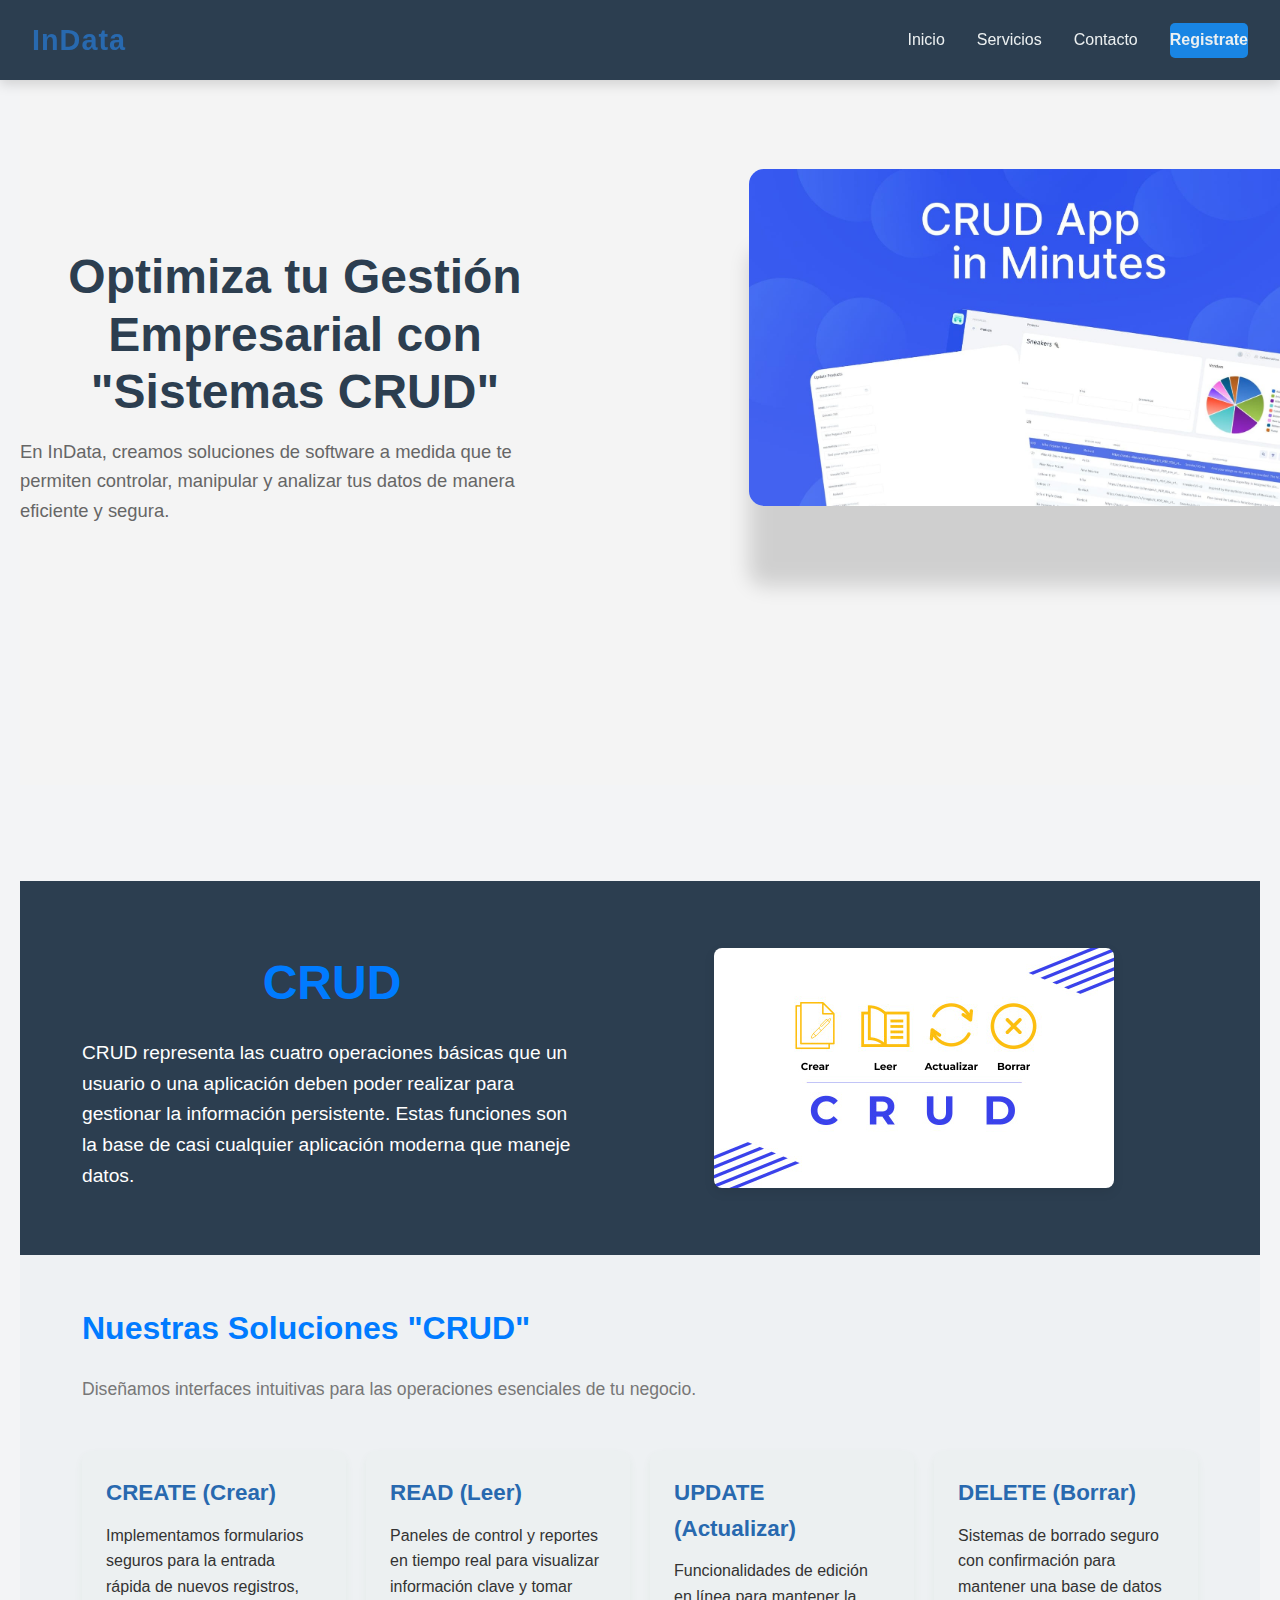
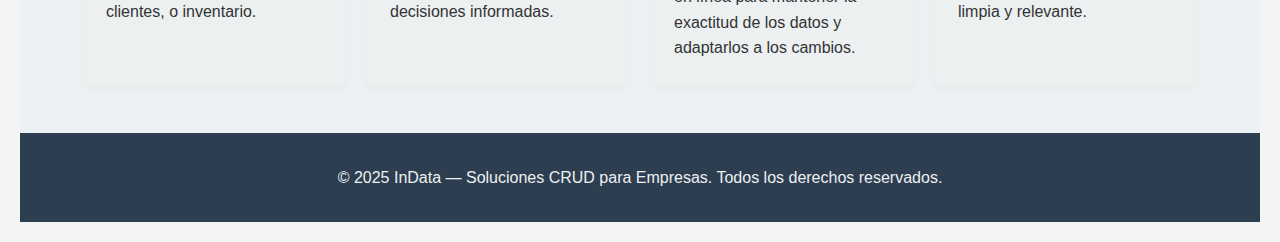
<file: index.html>
<!DOCTYPE html>
<html lang="es">
<head>
    <meta charset="UTF-8">
    <meta name="viewport" content="width=device-width, initial-scale=1.0">
    <title>InData</title>
    <link rel="stylesheet" href="style.css">
     <title>InData | Soluciones CRUD para Empresas</title>
</head>
<body>

    <nav class="navbar" id="mainNavbar">
        <div class="logo">
            <a href="#">InData</a>
        </div>
        
        <ul class="nav-links">
            <li><a href="index.html">Inicio</a></li>
            <li><a href="servicios.html">Servicios</a></li>
            <li><a href="contacto.html">Contacto</a></li>
            <li><a href="registrate.html" class="btn-nav">Registrate</a></li>
        </ul>
        
        <div class="menu-toggle" id="mobile-menu">
            <span class="bar"></span>
            <span class="bar"></span>
            <span class="bar"></span>
        </div>
    </nav>

    <header class="hero" id="inicio">
        <div class="hero-content">
            <h1>Optimiza tu Gestión Empresarial con "Sistemas CRUD"</h1>
            <p>En InData, creamos soluciones de software a medida que te permiten controlar, manipular y analizar tus datos de manera eficiente y segura.</p>
        </div>
          
        <div class="hero-image">
             <img src="img/foto.jpeg" alt="">  
        </div>

    </header>

<section class="banner">
    <div class="banner-content">
        <h1>CRUD</h1>
        <p>
            CRUD representa las cuatro operaciones básicas que un usuario o una aplicación deben poder 
            realizar para gestionar la información persistente. Estas funciones son la base de casi cualquier 
            aplicación moderna que maneje datos.
        </p>
    </div>

    <div class="banner-image">
        <img src="img/oli.jpeg" alt="Imagen CRUD">
    </div>
</section>




    <section class="process-section" id="proceso">
        <h1 class="h1crud">Nuestras Soluciones "CRUD"</h1>
        <p class="section-description">Diseñamos interfaces intuitivas para las operaciones esenciales de tu negocio.</p>
        <div class="service-cards">
            <div class="card">
                <h3>CREATE (Crear)</h3>
                <p>Implementamos formularios seguros para la entrada rápida de nuevos registros, clientes, o inventario.</p>
            </div>
            
            <div class="card">
                <h3>READ (Leer)</h3>
                <p>Paneles de control y reportes en tiempo real para visualizar información clave y tomar decisiones informadas.</p>
            </div>
            
            <div class="card">
                <h3>UPDATE (Actualizar)</h3>
                <p>Funcionalidades de edición en línea para mantener la exactitud de los datos y adaptarlos a los cambios.</p>
            </div>
            
            <div class="card">
                <h3>DELETE (Borrar)</h3>
                <p>Sistemas de borrado seguro con confirmación para mantener una base de datos limpia y relevante.</p>
            </div>
        </div>
    </section>

  <footer>
        <p>© 2025 InData — Soluciones CRUD para Empresas. Todos los derechos reservados.</p>
  </footer>

    
</body>
</html>
</file>
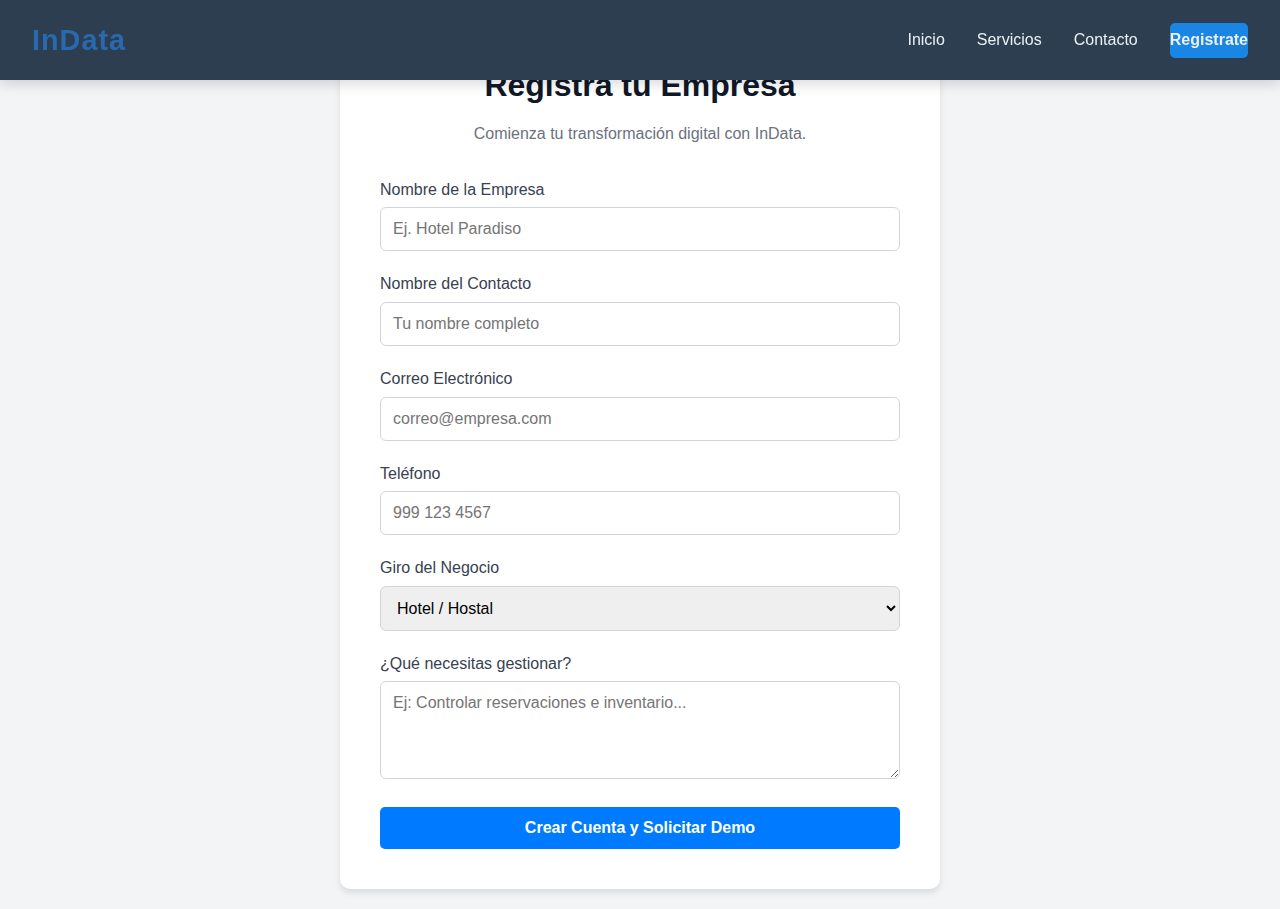
<file: registrate.html>
<!DOCTYPE html>
<html lang="es">
<head>
    <meta charset="UTF-8">
    <meta name="viewport" content="width=device-width, initial-scale=1.0">
    <title>InData Navbar</title>
    <link rel="stylesheet" href="style.css">
</head>
<body>

    <nav class="navbar" id="mainNavbar">
        <div class="logo">
            <a href="#">InData</a>
        </div>
        
        <ul class="nav-links">
            <li><a href="index.html">Inicio</a></li>
            <li><a href="servicios.html">Servicios</a></li>
            <li><a href="contacto.html">Contacto</a></li>
            <li><a href="registrate.html" class="btn-nav">Registrate</a></li>
        </ul>
        
        <div class="menu-toggle" id="mobile-menu">
            <span class="bar"></span>
            <span class="bar"></span>
            <span class="bar"></span>
        </div>
    </nav>
    
 <div class="contenedor-principal">
        <div class="form-wrapper">
            <div class="encabezado">
                <h2>Registra tu Empresa</h2>
                <p>Comienza tu transformación digital con InData.</p>
            </div>

            <!-- El formulario envía los datos a 'procesar.php' usando el método POST -->
            <form id="formRegistro" action="procesar.php" method="POST">
                
                <div class="grupo-input">
                    <label for="companyName">Nombre de la Empresa</label>
                    <input type="text" id="companyName" name="companyName" required placeholder="Ej. Hotel Paradiso">
                </div>

                <div class="grupo-input">
                    <label for="contactName">Nombre del Contacto</label>
                    <input type="text" id="contactName" name="contactName" required placeholder="Tu nombre completo">
                </div>

                <div class="grupo-input">
                    <label for="email">Correo Electrónico</label>
                    <input type="email" id="email" name="email" required placeholder="correo@empresa.com">
                </div>

                <div class="grupo-input">
                    <label for="phone">Teléfono</label>
                    <input type="tel" id="phone" name="phone" required placeholder="999 123 4567">
                </div>

                <div class="grupo-input">
                    <label for="industry">Giro del Negocio</label>
                    <select id="industry" name="industry">
                        <option value="hotel">Hotel / Hostal</option>
                        <option value="restaurant">Restaurante</option>
                        <option value="store">Tienda / Comercio</option>
                        <option value="services">Servicios Profesionales</option>
                        <option value="other">Otro</option>
                    </select>
                </div>

                <div class="grupo-input">
                    <label for="needs">¿Qué necesitas gestionar?</label>
                    <textarea id="needs" name="needs" rows="4" placeholder="Ej: Controlar reservaciones e inventario..."></textarea>
                </div>

                <button type="submit" class="btn-enviar">Crear Cuenta y Solicitar Demo</button>
            </form>
            
            <div id="mensajeExito" style="display:none;"></div>
        </div>
    </div>

    <!-- Vinculamos el script de validación -->
    <script src="script.js"></script>
    




</body>
</html>
</file>
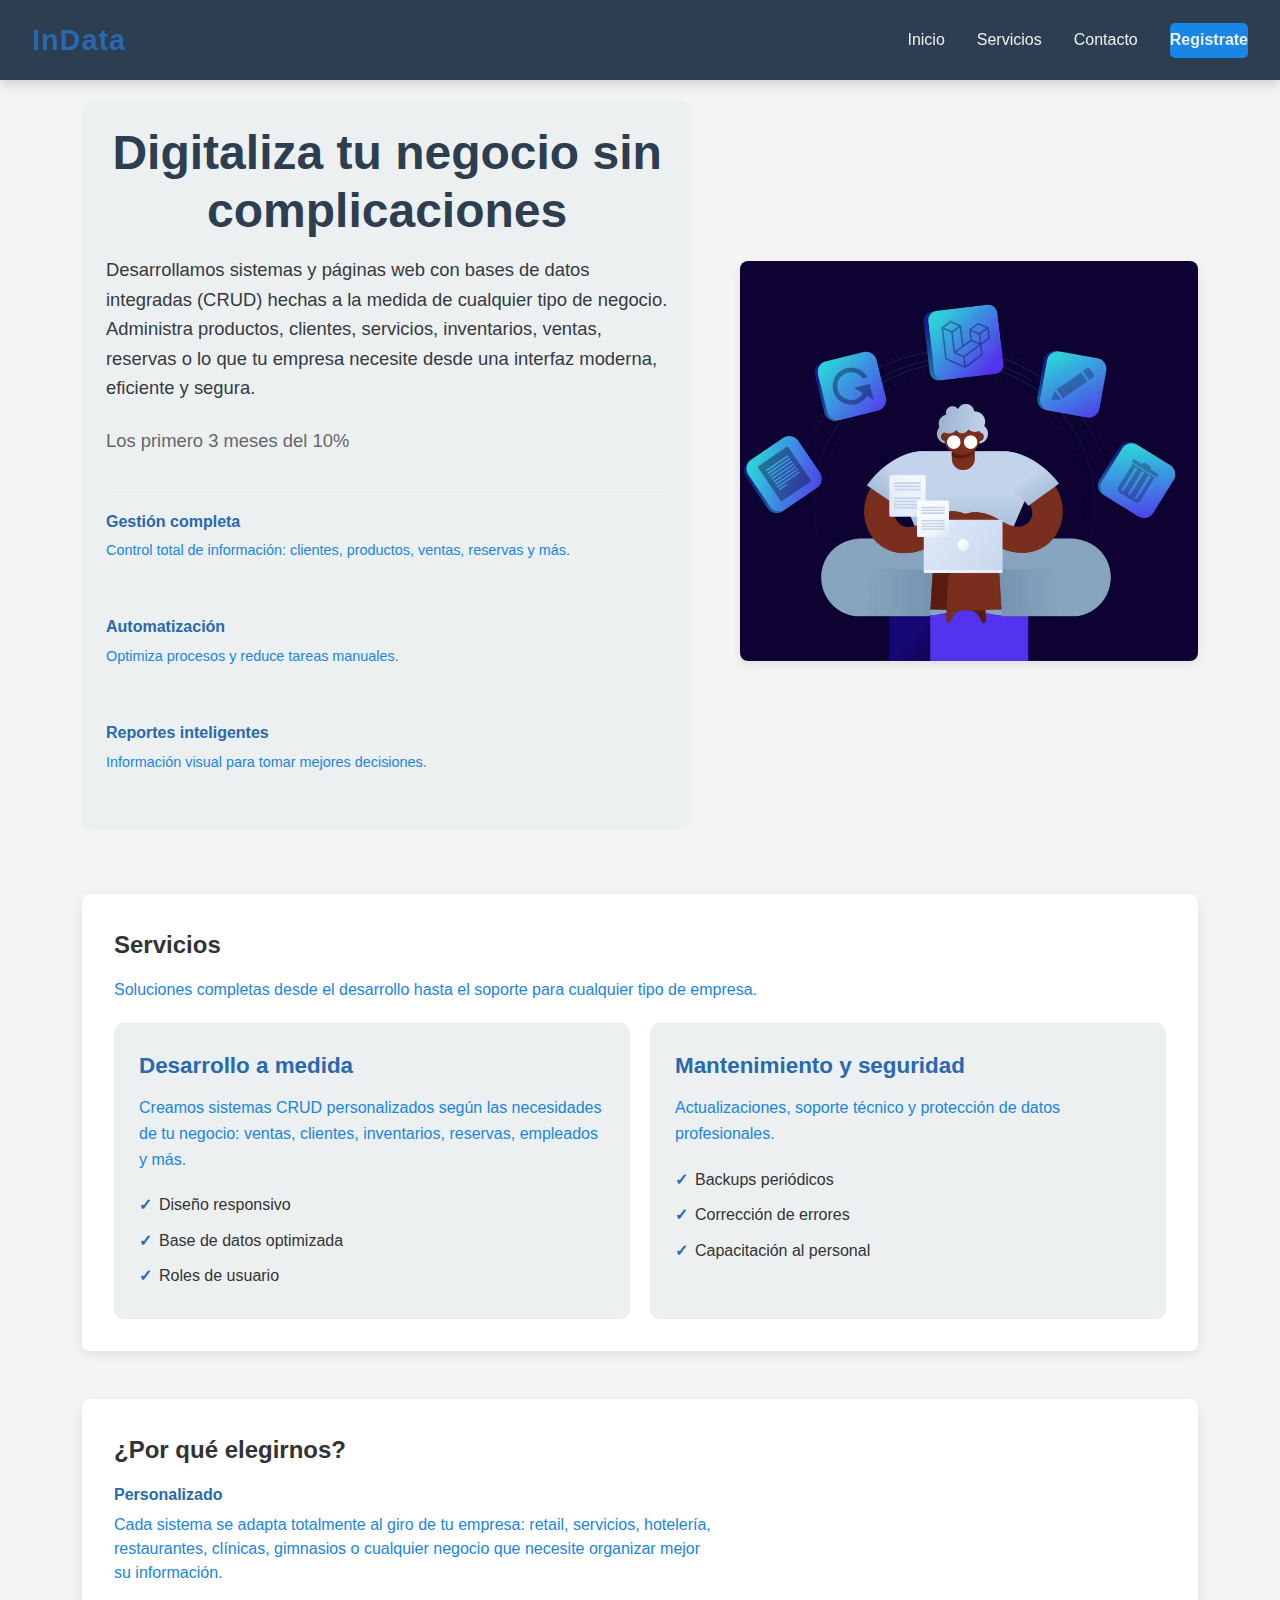
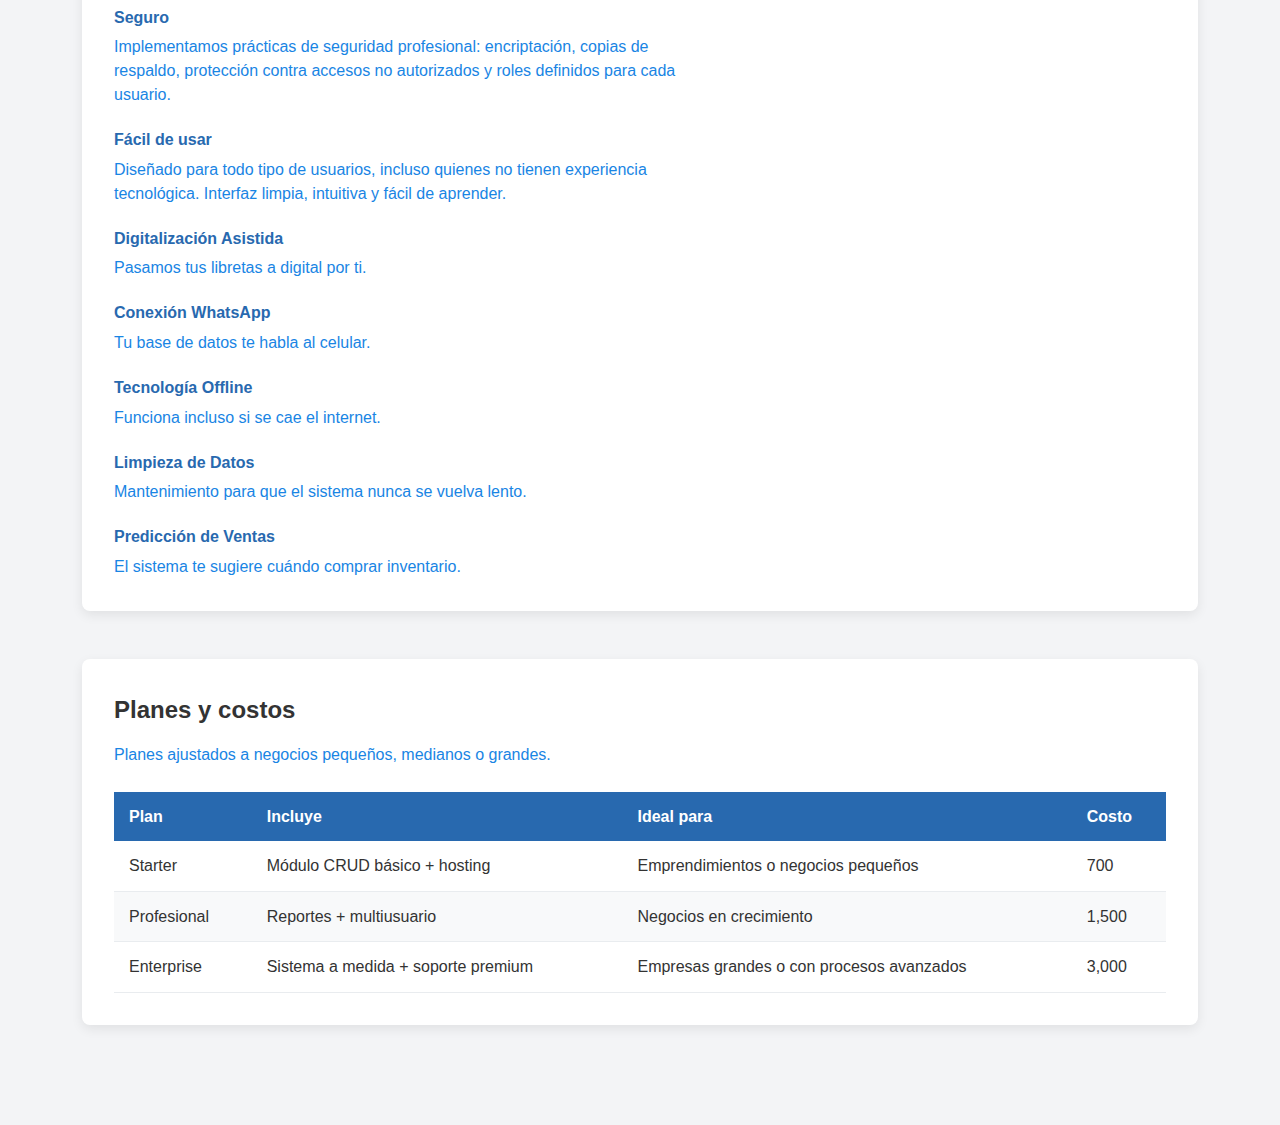
<file: Servicios.html>
<!DOCTYPE html>
<html lang="es">
<head>
    <meta charset="UTF-8">
    <meta name="viewport" content="width=device-width, initial-scale=1.0">
    <title>InData Navbar</title>
    <link rel="stylesheet" href="style.css">
</head>
<body>

    <nav class="navbar" id="mainNavbar">
        <div class="logo">
            <a href="#">InData</a>
        </div>
        
        <ul class="nav-links">
            <li><a href="index.html">Inicio</a></li>
            <li><a href="servicios.html">Servicios</a></li>
            <li><a href="contacto.html">Contacto</a></li>
            <li><a href="registrate.html" class="btn-nav">Registrate</a></li>
        </ul>
        
        <div class="menu-toggle" id="mobile-menu">
            <span class="bar"></span>
            <span class="bar"></span>
            <span class="bar"></span>
        </div>
    </nav>
    
    <main>
      <section class="hero">
        <div class="card">
          <h1>Digitaliza tu negocio sin complicaciones</h1>
          <p class="lead">
            Desarrollamos sistemas y páginas web con bases de datos integradas (CRUD) 
            hechas a la medida de cualquier tipo de negocio. Administra productos, clientes, 
            servicios, inventarios, ventas, reservas o lo que tu empresa necesite desde una 
            interfaz moderna, eficiente y segura.
          </p>
           <p>Los primero 3 meses del 10%</p>

          <div class="features">
            <div class="feature">
              <strong>Gestión completa</strong>
              <p>Control total de información: clientes, productos, ventas, reservas y más.</p>
            </div>
            <div class="feature">
              <strong>Automatización</strong>
              <p>Optimiza procesos y reduce tareas manuales.</p>
            </div>
            <div class="feature">
              <strong>Reportes inteligentes</strong>
              <p>Información visual para tomar mejores decisiones.</p>
            </div>
          </div>
        </div>

        <aside class="promo">
            <img src="img/pol.jpeg" alt="">
        </aside>
      </section>

      <section id="servicios" class="card">
        <h2>Servicios</h2>
        <p class="muted">Soluciones completas desde el desarrollo hasta el soporte para cualquier tipo de empresa.</p>

        <div class="cols">
          <div class="card">
            <h3>Desarrollo a medida</h3>
            <p class="muted">Creamos sistemas CRUD personalizados según las necesidades de tu negocio: ventas, clientes, inventarios, reservas, empleados y más.</p>
            <ul>
              <li>Diseño responsivo</li>
              <li>Base de datos optimizada</li>
              <li>Roles de usuario</li>
            </ul>
          </div>

          <div class="card">
            <h3>Mantenimiento y seguridad</h3>
            <p class="muted">Actualizaciones, soporte técnico y protección de datos profesionales.</p>
            <ul>
              <li>Backups periódicos</li>
              <li>Corrección de errores</li>
              <li>Capacitación al personal</li>
            </ul>
          </div>
        </div>
      </section>

     <section id="por-que" class="card">
    <h2>¿Por qué elegirnos?</h2>
    <div class="por-que-list">

        <div class="item">
            <h4>Personalizado</h4>
            <p class="muted">
                Cada sistema se adapta totalmente al giro de tu empresa: retail, servicios, hotelería, restaurantes, clínicas,
                gimnasios o cualquier negocio que necesite organizar mejor su información.
            </p>
        </div>

        <div class="item">
            <h4>Seguro</h4>
            <p class="muted">
                Implementamos prácticas de seguridad profesional: encriptación, copias de respaldo, protección contra accesos no autorizados
                y roles definidos para cada usuario.
            </p>
        </div>

        <div class="item">
            <h4>Fácil de usar</h4>
            <p class="muted">
                Diseñado para todo tipo de usuarios, incluso quienes no tienen experiencia tecnológica.
                Interfaz limpia, intuitiva y fácil de aprender.
            </p>
        </div>

        <div class="item">
            <h4>Digitalización Asistida</h4>
            <p class="muted">Pasamos tus libretas a digital por ti.</p>
        </div>

        <div class="item">
            <h4>Conexión WhatsApp</h4>
            <p class="muted">Tu base de datos te habla al celular.</p>
        </div>

        <div class="item">
            <h4>Tecnología Offline</h4>
            <p class="muted">Funciona incluso si se cae el internet.</p>
        </div>

        <div class="item">
            <h4>Limpieza de Datos</h4>
            <p class="muted">Mantenimiento para que el sistema nunca se vuelva lento.</p>
        </div>

        <div class="item">
            <h4>Predicción de Ventas</h4>
            <p class="muted">El sistema te sugiere cuándo comprar inventario.</p>
        </div>

    </div>
</section>




      <section id="planes" class="card">
        <h2>Planes y costos</h2>
        <p class="muted">Planes ajustados a negocios pequeños, medianos o grandes.</p>

        <table>
          <thead>
            <tr>
              <th>Plan</th>
              <th>Incluye</th>
              <th>Ideal para</th>
              <th>Costo</th>
            </tr>
          </thead>
          <tbody>
            <tr>
              <td>Starter</td>
              <td>Módulo CRUD básico + hosting</td>
              <td>Emprendimientos o negocios pequeños</td>
              <td>700</td>
            </tr>
            <tr>
              <td>Profesional</td>
              <td>Reportes + multiusuario</td>
              <td>Negocios en crecimiento</td>
              <td>1,500</td>
            </tr>
            <tr>
              <td>Enterprise</td>
              <td>Sistema a medida + soporte premium</td>
              <td>Empresas grandes o con procesos avanzados</td>
            <td>3,000</td>
            </tr>
            
          </tbody>
        </table>
      </section>
    </main>
</body>
</html>
</file>
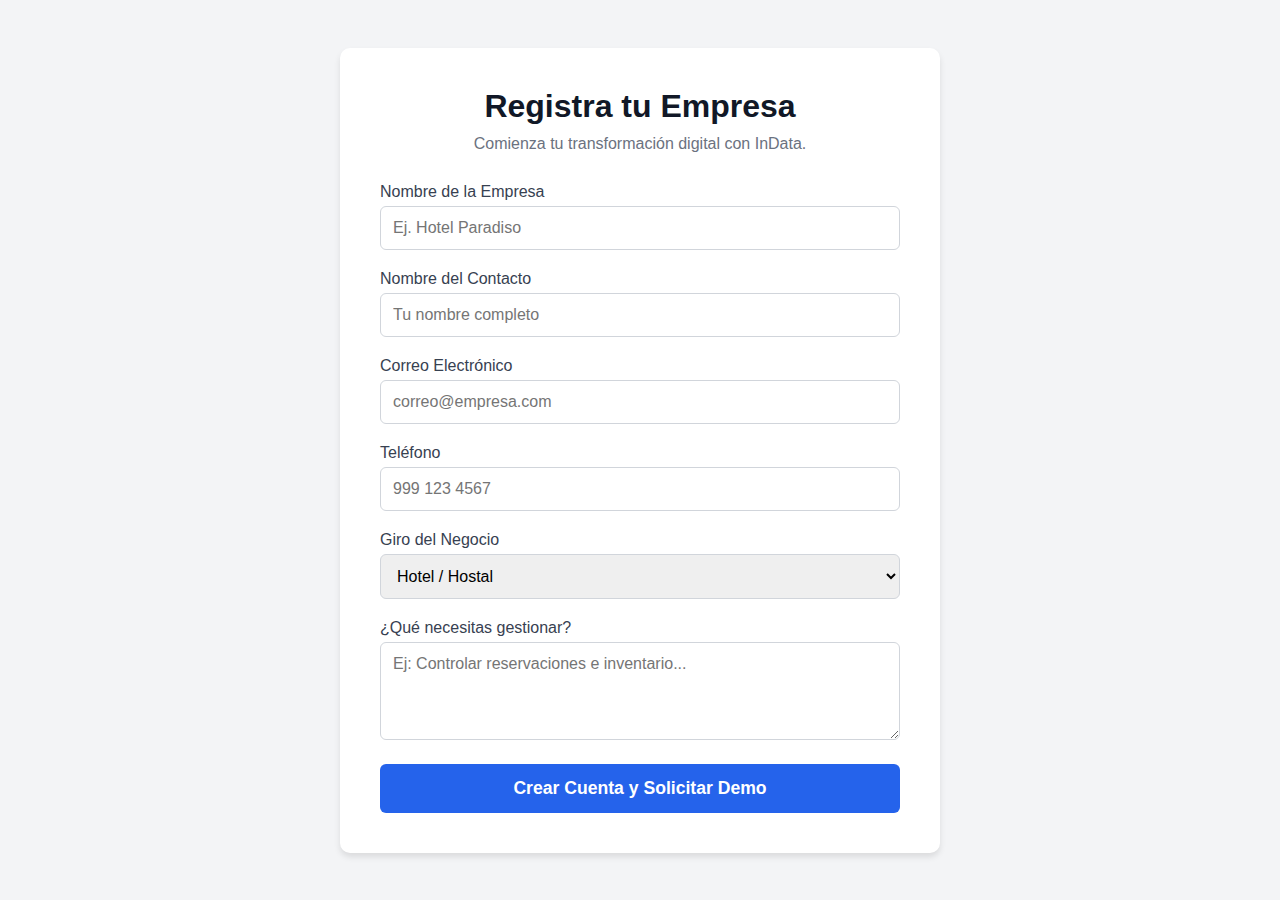
<file: php/registro.html>
<!DOCTYPE html>
<html lang="es">
<head>
    <meta charset="UTF-8">
    <meta name="viewport" content="width=device-width, initial-scale=1.0">
    <title>Registro InData</title>
    <!-- Vinculamos la hoja de estilos -->
    <link rel="stylesheet" href="estilos.css">
    <!-- Iconos opcionales -->
    <link rel="stylesheet" href="https://cdnjs.cloudflare.com/ajax/libs/font-awesome/6.0.0/css/all.min.css">
</head>
<body>

    <div class="contenedor-principal">
        <div class="form-wrapper">
            <div class="encabezado">
                <h2>Registra tu Empresa</h2>
                <p>Comienza tu transformación digital con InData.</p>
            </div>

            <!-- CAMBIOS IMPORTANTES PARA NETLIFY:
                 1. Quitamos action="/php/procesar.php" (PHP no funciona aquí).
                 2. Agregamos name="contacto-indata" (Así se llamará tu base de datos en Netlify).
                 3. Agregamos data-netlify="true" (Esto activa la magia).
            -->
            <form id="formRegistro" name="contacto-indata" method="POST" data-netlify="true">
                
                <!-- ESTE INPUT OCULTO ES OBLIGATORIO PARA QUE FUNCIONE EN NETLIFY -->
                <input type="hidden" name="form-name" value="contacto-indata" />

                <div class="grupo-input">
                    <label for="companyName">Nombre de la Empresa</label>
                    <input type="text" id="companyName" name="companyName" required placeholder="Ej. Hotel Paradiso">
                </div>

                <div class="grupo-input">
                    <label for="contactName">Nombre del Contacto</label>
                    <input type="text" id="contactName" name="contactName" required placeholder="Tu nombre completo">
                </div>

                <div class="grupo-input">
                    <label for="email">Correo Electrónico</label>
                    <input type="email" id="email" name="email" required placeholder="correo@empresa.com">
                </div>

                <div class="grupo-input">
                    <label for="phone">Teléfono</label>
                    <input type="tel" id="phone" name="phone" required placeholder="999 123 4567">
                </div>

                <div class="grupo-input">
                    <label for="industry">Giro del Negocio</label>
                    <select id="industry" name="industry">
                        <option value="hotel">Hotel / Hostal</option>
                        <option value="restaurant">Restaurante</option>
                        <option value="store">Tienda / Comercio</option>
                        <option value="services">Servicios Profesionales</option>
                        <option value="other">Otro</option>
                    </select>
                </div>

                <div class="grupo-input">
                    <label for="needs">¿Qué necesitas gestionar?</label>
                    <textarea id="needs" name="needs" rows="4" placeholder="Ej: Controlar reservaciones e inventario..."></textarea>
                </div>

                <button type="submit" class="btn-enviar">Crear Cuenta y Solicitar Demo</button>
            </form>
            
            <!-- Mensaje de éxito que mostraremos con JS -->
            <div id="mensajeExito" style="display:none; text-align: center; margin-top: 20px;">
                <h3 style="color: green; font-size: 1.5rem; margin-bottom: 10px;">¡Registro Exitoso!</h3>
                <p style="color: #555;">Gracias por registrarte. Hemos recibido tus datos correctamente.</p>
                <p style="color: #555;">Un asesor te contactará pronto.</p>
                <button onclick="window.location.reload()" style="margin-top:15px; padding:10px 20px; background-color:#2563eb; color:white; border:none; border-radius:5px; cursor:pointer;">Volver al formulario</button>
            </div>
        </div>
    </div>

    <!-- Vinculamos el script -->
    <script src="script.js"></script>
</body>
</html>
</file>
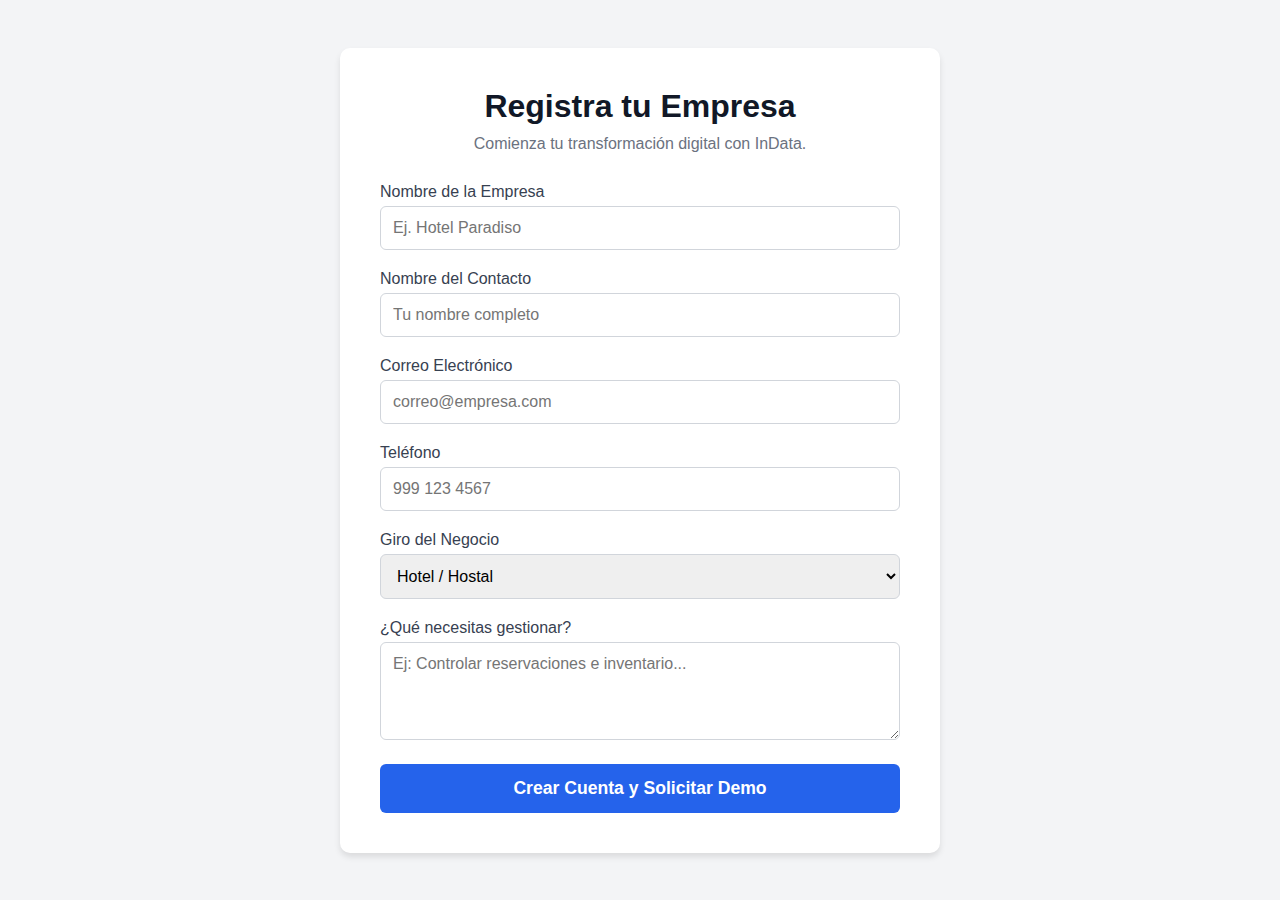
<file: administracion/php/registro.html>
<!DOCTYPE html>
<html lang="es">
<head>
    <meta charset="UTF-8">
    <meta name="viewport" content="width=device-width, initial-scale=1.0">
    <title>Registro InData</title>
    <link rel="stylesheet" href="estilos.css">
    <link rel="stylesheet" href="https://cdnjs.cloudflare.com/ajax/libs/font-awesome/6.0.0/css/all.min.css">
</head>
<body>

    <div class="contenedor-principal">
        <div class="form-wrapper">
            <div class="encabezado">
                <h2>Registra tu Empresa</h2>
                <p>Comienza tu transformación digital con InData.</p>
            </div>

            <!-- CAMBIOS IMPORTANTES AQUÍ:
                 1. name="contacto-indata": Identifica tu formulario en el panel de Netlify.
                 2. method="POST": Obligatorio.
                 3. data-netlify="true": Activa el guardado automático de Netlify.
            -->
            <form id="formRegistro" name="contacto-indata" method="POST" data-netlify="true">
                
                <!-- Campo oculto necesario para que Netlify sepa qué formulario es -->
                <input type="hidden" name="form-name" value="contacto-indata" />

                <div class="grupo-input">
                    <label for="companyName">Nombre de la Empresa</label>
                    <input type="text" id="companyName" name="companyName" required placeholder="Ej. Hotel Paradiso">
                </div>

                <div class="grupo-input">
                    <label for="contactName">Nombre del Contacto</label>
                    <input type="text" id="contactName" name="contactName" required placeholder="Tu nombre completo">
                </div>

                <div class="grupo-input">
                    <label for="email">Correo Electrónico</label>
                    <input type="email" id="email" name="email" required placeholder="correo@empresa.com">
                </div>

                <div class="grupo-input">
                    <label for="phone">Teléfono</label>
                    <input type="tel" id="phone" name="phone" required placeholder="999 123 4567">
                </div>

                <div class="grupo-input">
                    <label for="industry">Giro del Negocio</label>
                    <select id="industry" name="industry">
                        <option value="hotel">Hotel / Hostal</option>
                        <option value="restaurant">Restaurante</option>
                        <option value="store">Tienda / Comercio</option>
                        <option value="services">Servicios Profesionales</option>
                        <option value="other">Otro</option>
                    </select>
                </div>

                <div class="grupo-input">
                    <label for="needs">¿Qué necesitas gestionar?</label>
                    <textarea id="needs" name="needs" rows="4" placeholder="Ej: Controlar reservaciones e inventario..."></textarea>
                </div>

                <button type="submit" class="btn-enviar">Crear Cuenta y Solicitar Demo</button>
            </form>
            
            <!-- Mensaje de éxito oculto -->
            <div id="mensajeExito" style="display:none; text-align: center; margin-top: 20px;">
                <h3 style="color: green;">¡Registro Exitoso!</h3>
                <p>Hemos recibido tus datos. Revisa tu correo pronto.</p>
                <button onclick="window.location.reload()" style="margin-top:10px; padding:5px 10px; cursor:pointer;">Volver</button>
            </div>
        </div>
    </div>

    <script src="script.js"></script>
</body>
</html>
</file>
<file: style.css>
/* --- Variables y Reset Básico --- */
:root {
    --primary-color: #007BFF;
    --secondary-color: #007BFF;
    --background-color: #2c3e50;
    --text-light: #ecf0f1;
    --text-dark: #333;
    
    /* Variables del segundo fragmento */
    --font-stack: 'Segoe UI', Tahoma, Geneva, Verdana, sans-serif;
    --border-radius: 8px;
    --shadow-light: 0 4px 12px rgba(0, 0, 0, 0.08);
}

* {
    box-sizing: border-box;
    margin: 0;
    padding: 0;
}

body {
    font-family: var(--font-stack);
    color: var(--text-dark);
    line-height: 1.6;
    padding-top: 80px;
    background-color: #f4f4f4;
}

/* --- NAVBAR (Restaurada a Horizontal) --- */
.navbar {
    background-color: var(--background-color);
    color: var(--text-light);
    display: flex;
    /* QUITADO: flex-direction: column; */ 
    justify-content: space-between;
    align-items: center;
    padding: 1rem 2rem;
    position: fixed;
    width: 100%;
    top: 0;
    z-index: 1000;
    box-shadow: 0 4px 12px rgba(0, 0, 0, 0.15);
    height: 80px;
}

.logo a {
    color: var(--primary-color);
    font-size: 1.8rem;
    font-weight: bold;
    text-decoration: none;
    letter-spacing: 1px;
    transition: color 0.3s;
}

.logo a:hover {
    color: var(--text-light);
}

.nav-links {
    list-style: none;
    display: flex;
    /* QUITADO: flex-direction: column; */
    gap: 2rem;
}

.nav-links li a {
    color: var(--text-light);
    text-decoration: none;
    font-size: 1rem;
    padding: 0.5rem 0;
    transition: color 0.3s, border-bottom 0.3s;
    border-bottom: 2px solid transparent;
}

.nav-links li a:hover:not(.btn-nav) {
    color: var(--primary-color);
    border-bottom: 2px solid var(--primary-color);
}

/* Botón */
.btn-nav {
    background-color: var(--secondary-color);
    color: white;
    padding: 0.5rem 1rem;
    border-radius: 5px;
    font-weight: 600;
    transition: background-color 0.3s, transform 0.2s, box-shadow 0.2s;
    border-bottom: none;
}


/* Menú hamburguesa */
.menu-toggle {
    display: none;
    flex-direction: column;
    justify-content: space-between;
    width: 30px;
    height: 21px;
    cursor: pointer;
}

.menu-toggle .bar {
    height: 3px;
    width: 100%;
    background-color: var(--text-light);
    border-radius: 10px;
    transition: all 0.3s ease-in-out;
}

/* --- HERO (Contenido Vertical) --- */
.hero {
    background-color: #f4f4f4;
    padding: 100px 5% 50px;
    display: flex;
    flex-direction: column; /* FORZADO A VERTICAL */
    justify-content: space-between;
    align-items: center;
    gap: 3rem;
    min-height: 85vh;
    padding-top: 120px;
}

.hero-content {
    flex: 1;
    max-width: 550px;
}

.hero h1 {
    font-size: 3rem;
    color: var(--background-color);
    margin-bottom: 1rem;
    line-height: 1.2;
}

.hero p {
    font-size: 1.15rem;
    margin-bottom: 2rem;
    color: #666;
}

/* --- SECCIÓN CRUD / SERVICE CARDS (Contenido Vertical) --- */
.services-section {
    padding: 4rem 5%;
    background-color: white;
}

.h1crud{
    text-align: left;
}

.section-description {
    font-size: 1.1rem;
    color: #777;
    margin-bottom: 3rem;
}

.service-cards {
    display: flex;
    gap: 20px;
    flex-wrap: wrap;
}

.card {
    background-color: var(--text-light);
    padding: 1.5rem;
    border-radius: 10px;
    box-shadow: 0 4px 10px rgba(25, 123, 20, 0.05);
    flex: 1 1 200px;
    transition: transform 0.3s, box-shadow 0.3s;
    border-top: 5px solid var(--accent-color);
}

.card:hover {
    transform: translateY(-5px);
    box-shadow: 0 8px 20px rgba(0, 0, 0, 0.1);
}

.card h3 {
    color: var(--primary-color);
    margin-bottom: 0.75rem;
    font-size: 1.4rem;
}

/* Proceso */
.process-section {
    padding: 3rem 5%;
    background-color: #eef1f3;
    
}

.process-section h2 {
    color: var(--background-color);
    margin-bottom: 1.5rem;
}

/* FOOTER (Contenido Vertical) */
/* FOOTER */
footer {
    background-color: var(--background-color);
    color: var(--text-light);
    padding: 2rem ;
    width: 100%;
    text-align: center;
    display: flex;
    flex-direction: column; /* FORZADO A VERTICAL */
    justify-content: center;
}

/* --- RESPONSIVE --- */
@media (max-width: 900px) {
    .menu-toggle {
        display: flex;
    }

    .nav-links {
        /* Se mantiene vertical solo en móviles */
        flex-direction: column;
        width: 100%;
        position: absolute;
        top: 80px;
        left: 0;
        transform: translateX(-100%);
        transition: transform 0.3s ease-in;
        background-color: var(--background-color);
        padding: 1rem 0;
        box-shadow: 0 8px 16px rgba(0, 0, 0, 0.5);
    }

    .nav-links.active {
        transform: translateX(0);
    }

    .menu-toggle.active .bar:nth-child(2) {
        opacity: 0;
    }

    .menu-toggle.active .bar:nth-child(1) {
        transform: translateY(9px) rotate(45deg);
    }

    .menu-toggle.active .bar:nth-child(3) {
        transform: translateY(-9px) rotate(-45deg);
    }

    .hero {
        flex-direction: column;
        text-align: center;
        padding-top: 100px;
    }

    .service-cards {
        flex-direction: column;
    }

    .card {
        flex: 1 1 100%;
    }
}

.hero-image {
    flex: 1;
    display: flex;
    flex-direction: column; /* FORZADO A VERTICAL */
    justify-content: center;
}

.hero-image {
    flex: 1.3;
    display: flex;
    flex-direction: column; /* FORZADO A VERTICAL */
    justify-content: center;
}

.hero-image img {
    width: 150%;
    max-width: 600px;
    border-radius: 15px;
    object-fit: cover;
    box-shadow: 0 80px 20px rgba(0,0,0,0.15);
    transition: transform .3s ease;
}

.hero-image img {
    margin-top: -130px;
}

/* --- BANNER (Contenido Vertical) --- */
.banner {
    width: 100%;
    background-color: #2c3e50; /* azulito que pediste */
    color: white;
    padding: 4rem 5%;
    display: flex;
    justify-content: space-between;
    align-items: center;
    gap: 3rem;
    margin-top: 80px; /* para evitar que choque con el navbar fijo */
    
}

.banner-content {
    flex: 1;
    max-width: 500px;
    text-align: left;
}

.banner-content h1 {
    font-size: 3rem;
    margin-bottom: 1rem;
    font-weight: 700;
}

.banner-content p {
    font-size: 1.20rem;
    line-height: 1.6;
}

.banner-image {
    flex: 1;
    display: flex;
    flex-direction: column; /* FORZADO A VERTICAL */
    justify-content: center;
}

.banner-image img {
    width: 30%;
    max-width: 450px;
    border-radius: 14px;
    object-fit: cover;
    box-shadow: 0 60px 20px rgba(0,0,0,0.25);
}

/* --- RESPONSIVE BANNER --- */
@media (max-width: 768px) {
    .banner {
        flex-direction: column;
        text-align: center;
        padding: 3rem 1.5rem;
    }

    .banner-image img {
        max-width: 30px;
        margin-top: 2.5rem;
    }
}


/* ------------------------------------ */
/* 1. RESET Y VARIABLES GLOBALES */
/* ------------------------------------ */
:root {
    --primary-color: #2869af; 
    --secondary-color: #1985e4;
    --background-light: #F8F9FA;
    --background-white: #FFFFFF;
    --text-dark: #343A40;
    --font-stack: 'Segoe UI', Tahoma, Geneva, Verdana, sans-serif;
    --border-radius: 8px;
    --shadow-light: 0 4px 12px rgba(0, 0, 0, 0.08);
}

* {
    box-sizing: border-box;
    margin: 0;
    padding: 0;
}

body {
    font-family: var(--font-stack);
    line-height: 1.6;
    color: var(--text-dark);
    background-color: var(--background-light);
}

a {
    text-decoration: none;
    color: var(--primary-color);
}

/* ------------------------------------ */
/* 3. ESTRUCTURA PRINCIPAL Y TARJETAS */
/* ------------------------------------ */

main {
    padding: 2rem 5%;
}

h1, h2, h3, h4 {
    margin-bottom: 0.8rem;
    font-weight: 600;
}

p.lead {
    font-size: 1.15rem;
    margin-bottom: 1.5rem;
    color: var(--text-dark);
}

p.muted {
    color: var(--secondary-color);
}

section.card {
    background-color: var(--background-white);
    padding: 2rem;
    border-radius: var(--border-radius);
    box-shadow: var(--shadow-light);
    margin-bottom: 3rem;
}

/* ------------------------------------ */
/* 4. BOTONES (Contenido Vertical) */
/* ------------------------------------ */

.btn {
    padding: 12px 25px;
    border: 2px solid transparent;
    border-radius: var(--border-radius);
    font-weight: bold;
    cursor: pointer;
    font-size: 1rem;
    transition: all 0.3s;
}

.btn.primary {
    background-color: var(--primary-color);
    color: var(--background-white);
    border-color: var(--primary-color);
}

.btn.primary:hover {
    background-color: #122234;
    border-color: #122234;
}

.btn.ghost {
    background-color: transparent;
    color: var(--primary-color);
    border-color: var(--primary-color);
}

.btn.ghost:hover {
    background-color: var(--primary-color);
    color: var(--background-white);
}

.buttons {
    display: flex;
    flex-direction: column; /* FORZADO A VERTICAL */
    gap: 15px;
    margin-top: 1.5rem;
    margin-bottom: 2.5rem;
}

/* ------------------------------------ */
/* 5. HERO (Contenido Vertical) */
/* ------------------------------------ */

.hero {
    display: grid;
    flex-direction: column; /* FORZADO A VERTICAL */
    grid-template-columns: 2fr 1.5fr;
    gap: 3rem;
    align-items: center;
    padding: 3rem 0;
    margin-bottom: 1rem;
}

.hero .card {
    box-shadow: none;
    padding: 50;
}

.promo img {
    width: 100%;
    height: 400px;
    object-fit: cover;
    border-radius: var(--border-radius);
    box-shadow: var(--shadow-light);
}

/* FEATURES (Contenido Vertical) */
.features {
    display: flex;
    flex-direction: column; /* FORZADO A VERTICAL */
    gap: 20px;
    padding-top: 20px;
    border-top: 1px solid #E9ECEF;
}

.feature {
    flex: 1;
}

.feature strong {
    color: var(--primary-color);
    display: block;
    margin-bottom: 5px;
}

.feature p {
    font-size: 0.9rem;
    color: var(--secondary-color);
}

/* ------------------------------------ */
/* 6. COLUMNAS (Contenido Vertical) */
/* ------------------------------------ */

.cols {
    display: grid;
    flex-direction: column; /* FORZADO A VERTICAL */
    grid-template-columns: repeat(auto-fit, minmax(280px, 1fr));
    gap: 20px;
    margin-top: 20px;
}

#servicios .card {
    border: 1px solid #E9ECEF;
    box-shadow: none;
    transition: transform 0.3s, box-shadow 0.3s;
}

#servicios .card:hover {
    transform: translateY(-5px);
    box-shadow: 0 8px 20px rgba(0,0,0,0.1);
}

#servicios ul {
    list-style: none;
    padding: 0;
    margin-top: 15px;
}

#servicios ul li {
    padding: 5px 0;
    padding-left: 20px;
    position: relative;
}

#servicios ul li::before {
    content: '✓';
    color: var(--primary-color);
    font-weight: bold;
    position: absolute;
    left: 0;
}

/* ------------------------------------ */
/* 7. TABLAS */
/* ------------------------------------ */

table {
    width: 100%;
    border-collapse: collapse;
    margin-top: 1.5rem;
}

thead th {
    background-color: var(--primary-color);
    color: var(--background-white);
    padding: 12px 15px;
    text-align: left;
}

tbody tr:nth-child(even) {
    background-color: var(--background-light);
}

tbody td {
    padding: 12px 15px;
    border-bottom: 1px solid #E9ECEF;
}

/* Contenedor centrado pero texto alineado a la izquierda */
#por-que .por-que-list {
    display: flex;
    flex-direction: column; /* FORZADO A VERTICAL */
    gap: 20px;           /* espacio entre bloques */
    max-width: 600px;    /* ancho máximo del contenido */
   
}

#por-que .item h4 {
    color: var(--primary-color);
    margin-bottom: 5px;
    text-align: left;    /* alinea el título a la izquierda */
}

#por-que .item p.muted {
    color: var(--secondary-color);
    text-align: left;    /* alinea el texto a la izquierda */
    line-height: 1.5;
}

.contacto-banner {
  background-color: #f4f4f4; /* fondo claro */
  padding: 4rem 5%;
  border-radius: var(--border-radius);
  box-shadow: var(--shadow-light);
}

.contact-grid {
  display: flex;
  flex-direction: column; /* FORZADO A VERTICAL */
  gap: 2rem;
  margin-top: 2rem;
  flex-wrap: wrap;
}

.contact-form {
  flex: 1;
  display: flex;
  flex-direction: column; /* Ya estaba vertical */
  gap: 1rem;
  background-color: #fff;
  padding: 2rem;
  border-radius: var(--border-radius);
  box-shadow: var(--shadow-light);
}

.contact-form input,
.contact-form textarea {
  padding: 0.8rem;
  border: 1px solid #ccc;
  border-radius: var(--border-radius);
  font-size: 1rem;
  width: 100%;
  transition: border 0.3s, box-shadow 0.3s;
}

.contact-form input:focus,
.contact-form textarea:focus {
  border-color: var(--primary-color);
  box-shadow: 0 0 5px rgba(0, 123, 255, 0.3);
  outline: none;
}

.contact-form button {
  align-self: flex-start;
  padding: 0.8rem 2rem;
  font-weight: 600;
}

.contact-info {
  flex: 1;
  background-color: #fff;
  padding: 2rem;
  border-radius: var(--border-radius);
  box-shadow: var(--shadow-light);
  display: flex;
  flex-direction: column; /* Ya estaba vertical */
  gap: 0.8rem;
}

.contact-info h4 {
  color: var(--primary-color);
  margin-bottom: 1rem;
}

.contact-info p {
  font-size: 1rem;
  color: var(--text-dark);
}

.banner-image {
  flex: 1;
  display: flex;
  flex-direction: column; /* FORZADO A VERTICAL */
  justify-content: center;
  align-items: center;
}

.banner-image img {
  width: 100%;
  max-width: 400px;
  border-radius: var(--border-radius);
  box-shadow: var(--shadow-light);
}

/* RESPONSIVE */
@media (max-width: 768px) {
  .contact-grid {
    flex-direction: column;
  }

  .banner-image img {
    margin-top: 2rem;
    max-width: 80%;
  }

  .contact-form button {
    width: 100%;
  }
}
/* Estilos básicos para todo el cuerpo */
body {
    font-family: sans-serif;
    margin: 0;
    padding: 0;
    background-color: #f4f4f9;
    color: #333;
    display: flex;
    flex-direction: column; /* FORZADO A VERTICAL */
    justify-content: center;
    align-items: center;
    min-height: 100vh;
}

/* Contenedor principal de la sección de contacto */
.contact-container {
    background-color: #fff;
    padding: 30px;
    border-radius: 10px;
    box-shadow: 0 4px 15px rgba(0, 0, 0, 0.1);
    max-width: 600px;
    width: 90%;
}

/* Estilos de encabezado */
h1 {
    text-align: center;
    color: #007bff;
    margin-bottom: 20px;
}

/* Estilos para la información de contacto */
.contact-info p {
    line-height: 1.6;
    margin: 5px 0;
}

.contact-info h3 {
    border-bottom: 2px solid #ccc;
    padding-bottom: 5px;
    margin-bottom: 15px;
    color: #555;
}

/* Estilos para el formulario */
.form-group {
    margin-bottom: 15px;
}

.form-group label {
    display: block; /* Hace que la etiqueta ocupe su propia línea */
    margin-bottom: 5px;
    font-weight: bold;
}

.form-group input[type="text"],
.form-group input[type="email"],
.form-group textarea {
    width: 100%;
    padding: 10px;
    border: 1px solid #ccc;
    border-radius: 5px;
    box-sizing: border-box; /* Asegura que el padding no aumente el ancho total */
}

.form-group textarea {
    resize: vertical; /* Permite redimensionar solo verticalmente */
}

/* Estilos para el botón de enviar */
button[type="submit"] {
    background-color: #007bff;
    color: white;
    padding: 12px 20px;
    border: none;
    border-radius: 5px;
    cursor: pointer;
    font-size: 16px;
    width: 100%;
    transition: background-color 0.3s ease;
}

button[type="submit"]:hover {
    background-color: #0056b3;
}

/* CSS DE REGISTRO    */

/* Reset básico */
* {
    margin: 0;
    padding: 0;
    box-sizing: border-box;
    font-family: 'Segoe UI', Tahoma, Geneva, Verdana, sans-serif;
}

body {
    background-color: #f3f4f6;
    display: flex;
    justify-content: center;
    align-items: center;
    min-height: 100vh;
    padding: 20px;
}

.contenedor-principal {
    width: 100%;
    max-width: 600px;
}

.form-wrapper {
    background-color: white;
    padding: 40px;
    border-radius: 10px;
    box-shadow: 0 4px 6px rgba(0, 0, 0, 0.1);
}

.encabezado {
    text-align: center;
    margin-bottom: 30px;
}

.encabezado h2 {
    color: #111827;
    font-size: 2rem;
    margin-bottom: 10px;
}

.encabezado p {
    color: #6b7280;
}

.grupo-input {
    margin-bottom: 20px;
}

.grupo-input label {
    display: block;
    margin-bottom: 5px;
    color: #374151;
    font-weight: 500;
}

.grupo-input input,
.grupo-input select,
.grupo-input textarea {
    width: 100%;
    padding: 12px;
    border: 1px solid #d1d5db;
    border-radius: 6px;
    font-size: 1rem;
    transition: border-color 0.3s;
}

.grupo-input input:focus,
.grupo-input select:focus,
.grupo-input textarea:focus {
    outline: none;
    border-color: #2563eb;
    box-shadow: 0 0 0 3px rgba(37, 99, 235, 0.1);
}

.btn-enviar {
    width: 100%;
    padding: 14px;
    background-color: #2563eb;
    color: white;
    border: none;
    border-radius: 6px;
    font-size: 1.1rem;
    font-weight: 600;
    cursor: pointer;
    transition: background-color 0.3s;
}

.btn-enviar:hover {
    background-color: #1d4ed8;
}

/* Responsive */
@media (max-width: 480px) {
    .form-wrapper {
        padding: 20px;
    }
}
</file>
<file: php/estilos.css>
/* Reset básico */
* {
    margin: 0;
    padding: 0;
    box-sizing: border-box;
    font-family: 'Segoe UI', Tahoma, Geneva, Verdana, sans-serif;
}

body {
    background-color: #f3f4f6;
    display: flex;
    justify-content: center;
    align-items: center;
    min-height: 100vh;
    padding: 20px;
}

.contenedor-principal {
    width: 100%;
    max-width: 600px;
}

.form-wrapper {
    background-color: white;
    padding: 40px;
    border-radius: 10px;
    box-shadow: 0 4px 6px rgba(0, 0, 0, 0.1);
}

.encabezado {
    text-align: center;
    margin-bottom: 30px;
}

.encabezado h2 {
    color: #111827;
    font-size: 2rem;
    margin-bottom: 10px;
}

.encabezado p {
    color: #6b7280;
}

.grupo-input {
    margin-bottom: 20px;
}

.grupo-input label {
    display: block;
    margin-bottom: 5px;
    color: #374151;
    font-weight: 500;
}

.grupo-input input,
.grupo-input select,
.grupo-input textarea {
    width: 100%;
    padding: 12px;
    border: 1px solid #d1d5db;
    border-radius: 6px;
    font-size: 1rem;
    transition: border-color 0.3s;
}

.grupo-input input:focus,
.grupo-input select:focus,
.grupo-input textarea:focus {
    outline: none;
    border-color: #2563eb;
    box-shadow: 0 0 0 3px rgba(37, 99, 235, 0.1);
}

.btn-enviar {
    width: 100%;
    padding: 14px;
    background-color: #2563eb;
    color: white;
    border: none;
    border-radius: 6px;
    font-size: 1.1rem;
    font-weight: 600;
    cursor: pointer;
    transition: background-color 0.3s;
}

.btn-enviar:hover {
    background-color: #1d4ed8;
}

/* Responsive */
@media (max-width: 480px) {
    .form-wrapper {
        padding: 20px;
    }
}
</file>
<file: administracion/php/estilos.css>
/* Reset básico */
* {
    margin: 0;
    padding: 0;
    box-sizing: border-box;
    font-family: 'Segoe UI', Tahoma, Geneva, Verdana, sans-serif;
}

body {
    background-color: #f3f4f6;
    display: flex;
    justify-content: center;
    align-items: center;
    min-height: 100vh;
    padding: 20px;
}

.contenedor-principal {
    width: 100%;
    max-width: 600px;
}

.form-wrapper {
    background-color: white;
    padding: 40px;
    border-radius: 10px;
    box-shadow: 0 4px 6px rgba(0, 0, 0, 0.1);
}

.encabezado {
    text-align: center;
    margin-bottom: 30px;
}

.encabezado h2 {
    color: #111827;
    font-size: 2rem;
    margin-bottom: 10px;
}

.encabezado p {
    color: #6b7280;
}

.grupo-input {
    margin-bottom: 20px;
}

.grupo-input label {
    display: block;
    margin-bottom: 5px;
    color: #374151;
    font-weight: 500;
}

.grupo-input input,
.grupo-input select,
.grupo-input textarea {
    width: 100%;
    padding: 12px;
    border: 1px solid #d1d5db;
    border-radius: 6px;
    font-size: 1rem;
    transition: border-color 0.3s;
}

.grupo-input input:focus,
.grupo-input select:focus,
.grupo-input textarea:focus {
    outline: none;
    border-color: #2563eb;
    box-shadow: 0 0 0 3px rgba(37, 99, 235, 0.1);
}

.btn-enviar {
    width: 100%;
    padding: 14px;
    background-color: #2563eb;
    color: white;
    border: none;
    border-radius: 6px;
    font-size: 1.1rem;
    font-weight: 600;
    cursor: pointer;
    transition: background-color 0.3s;
}

.btn-enviar:hover {
    background-color: #1d4ed8;
}

/* Responsive */
@media (max-width: 480px) {
    .form-wrapper {
        padding: 20px;
    }
}
</file>
